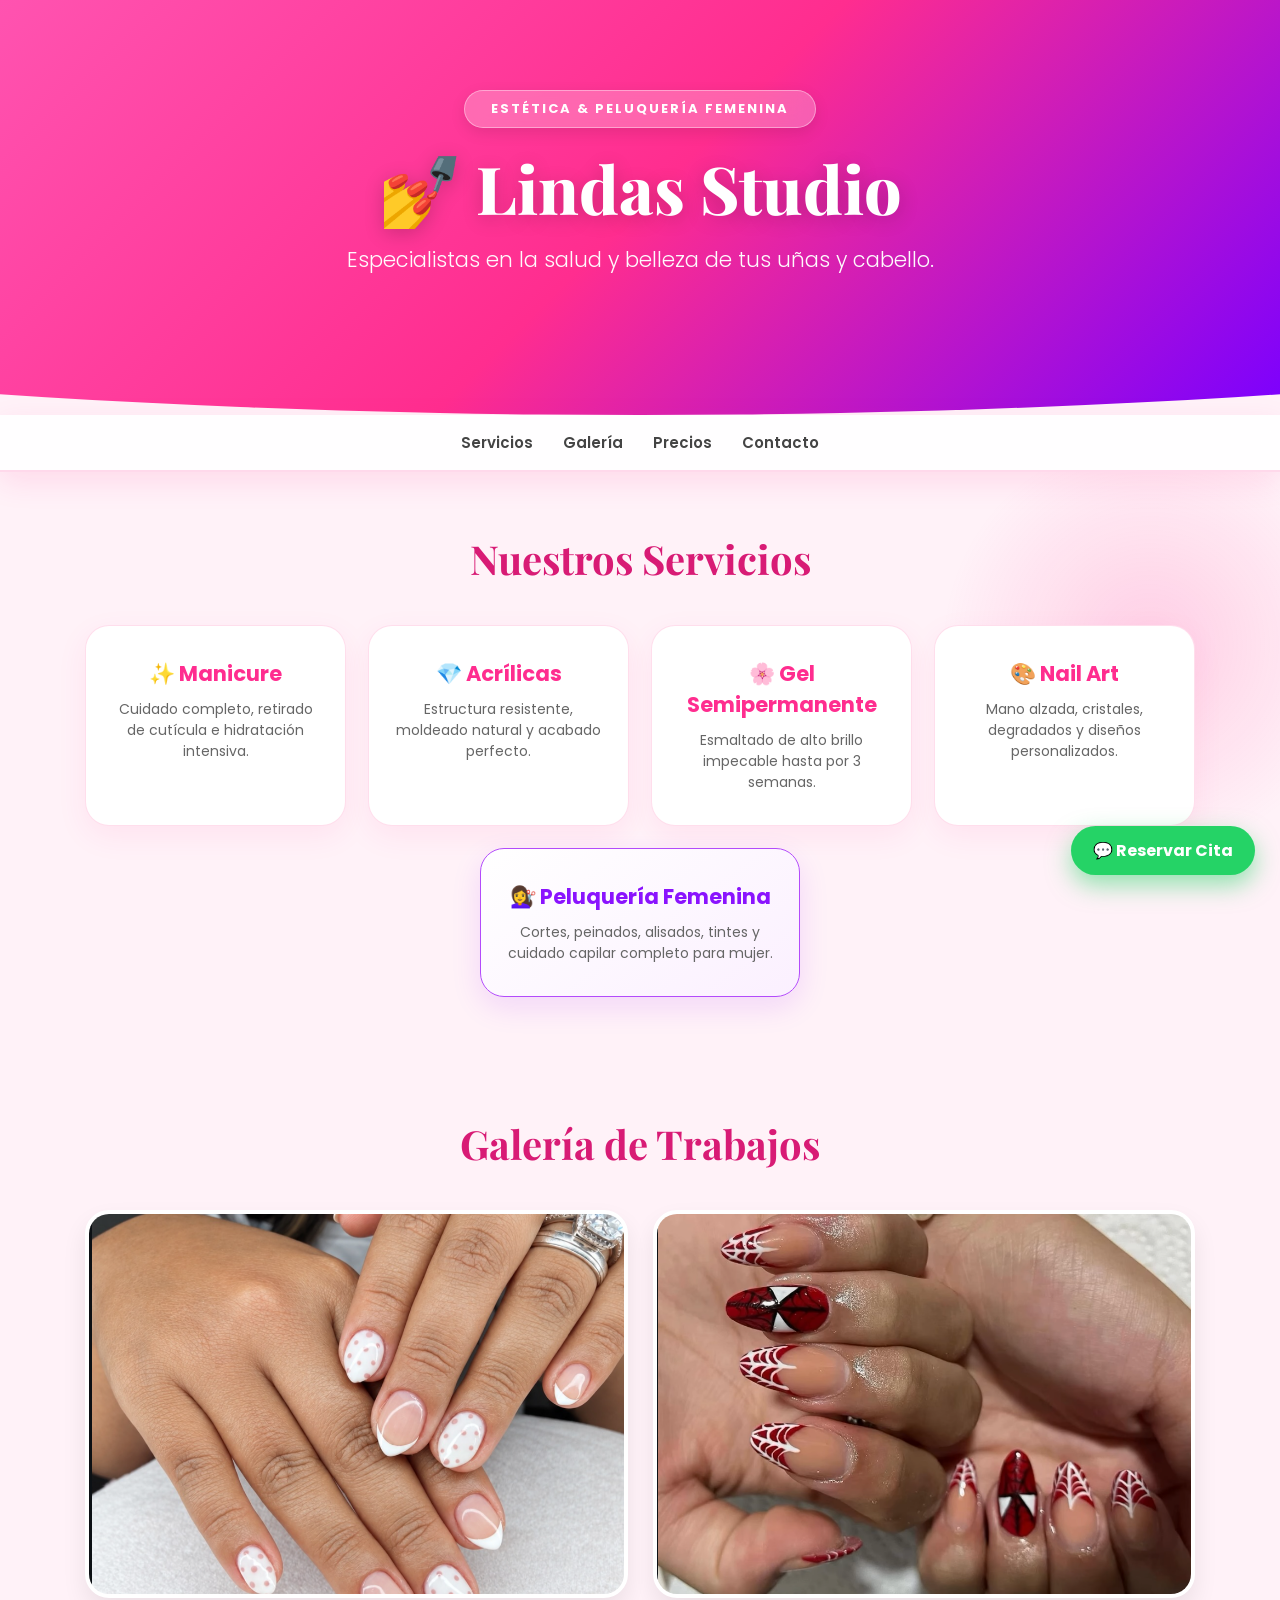
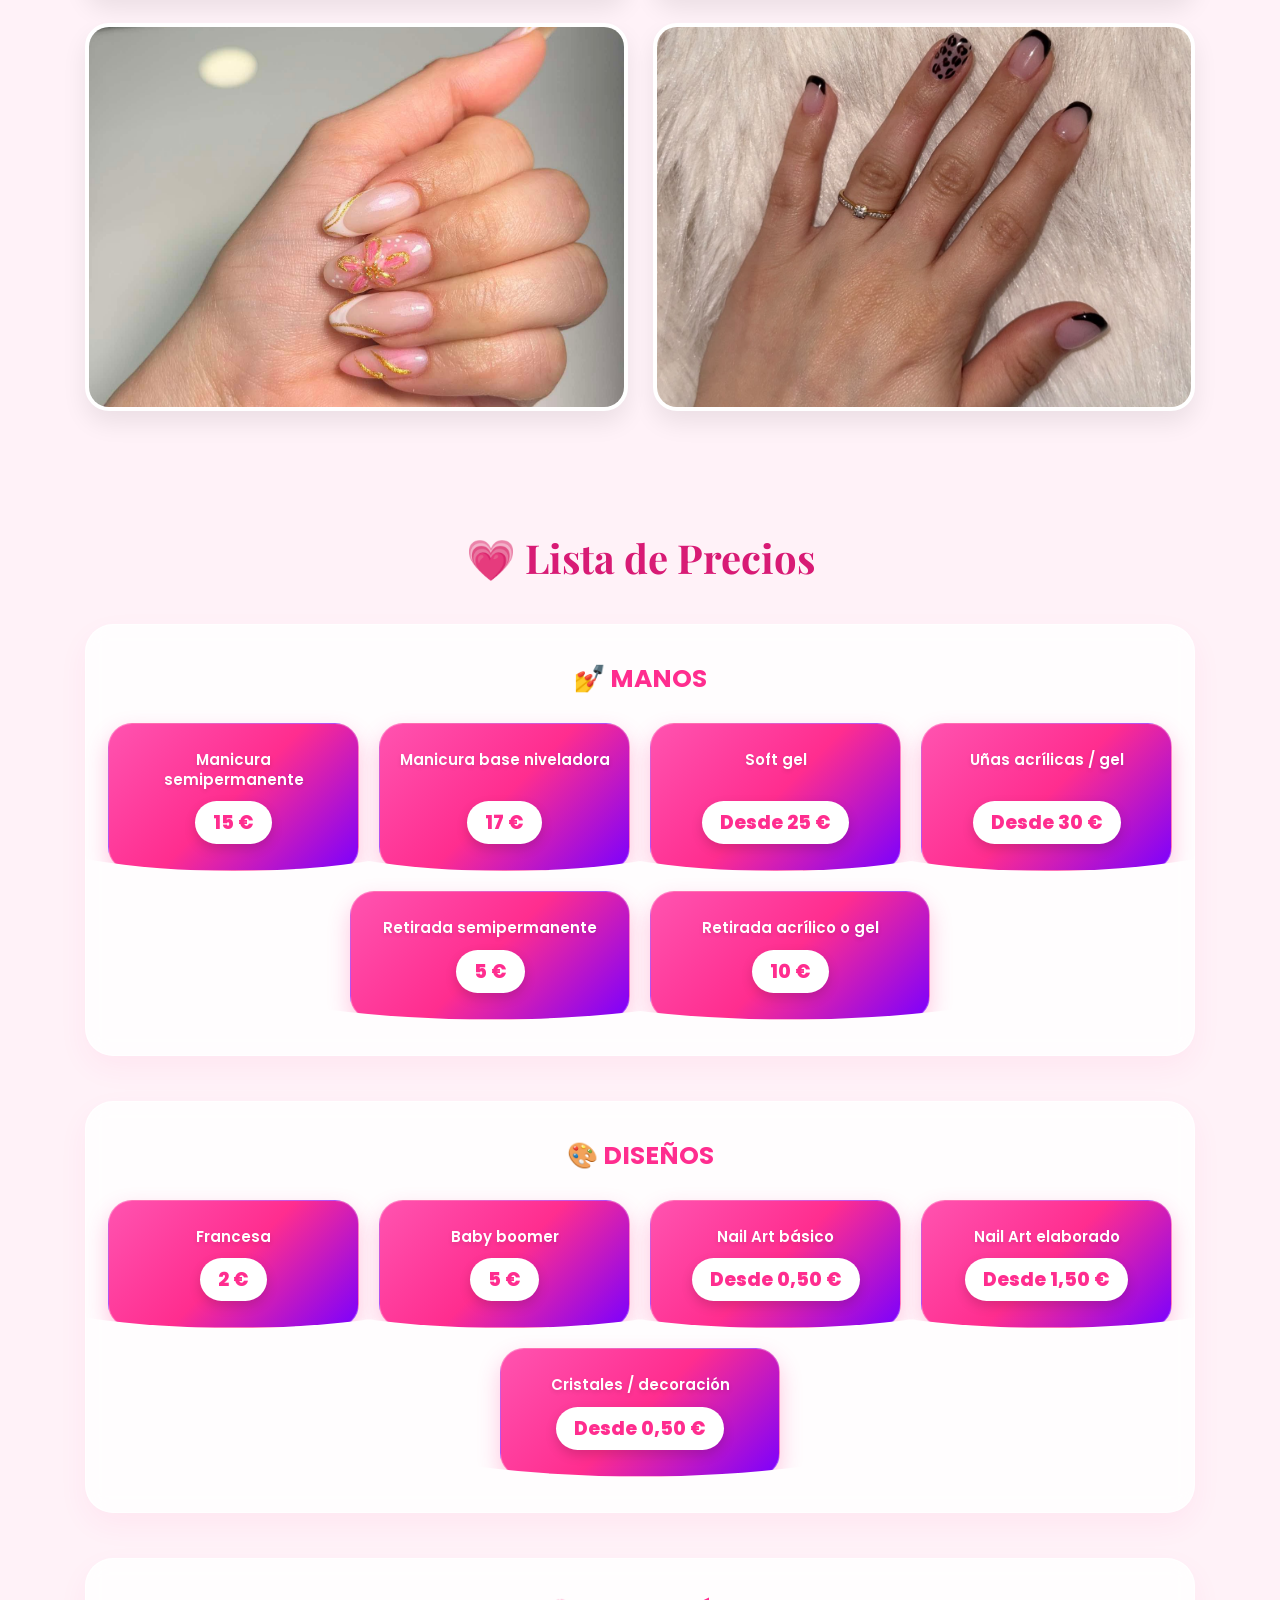
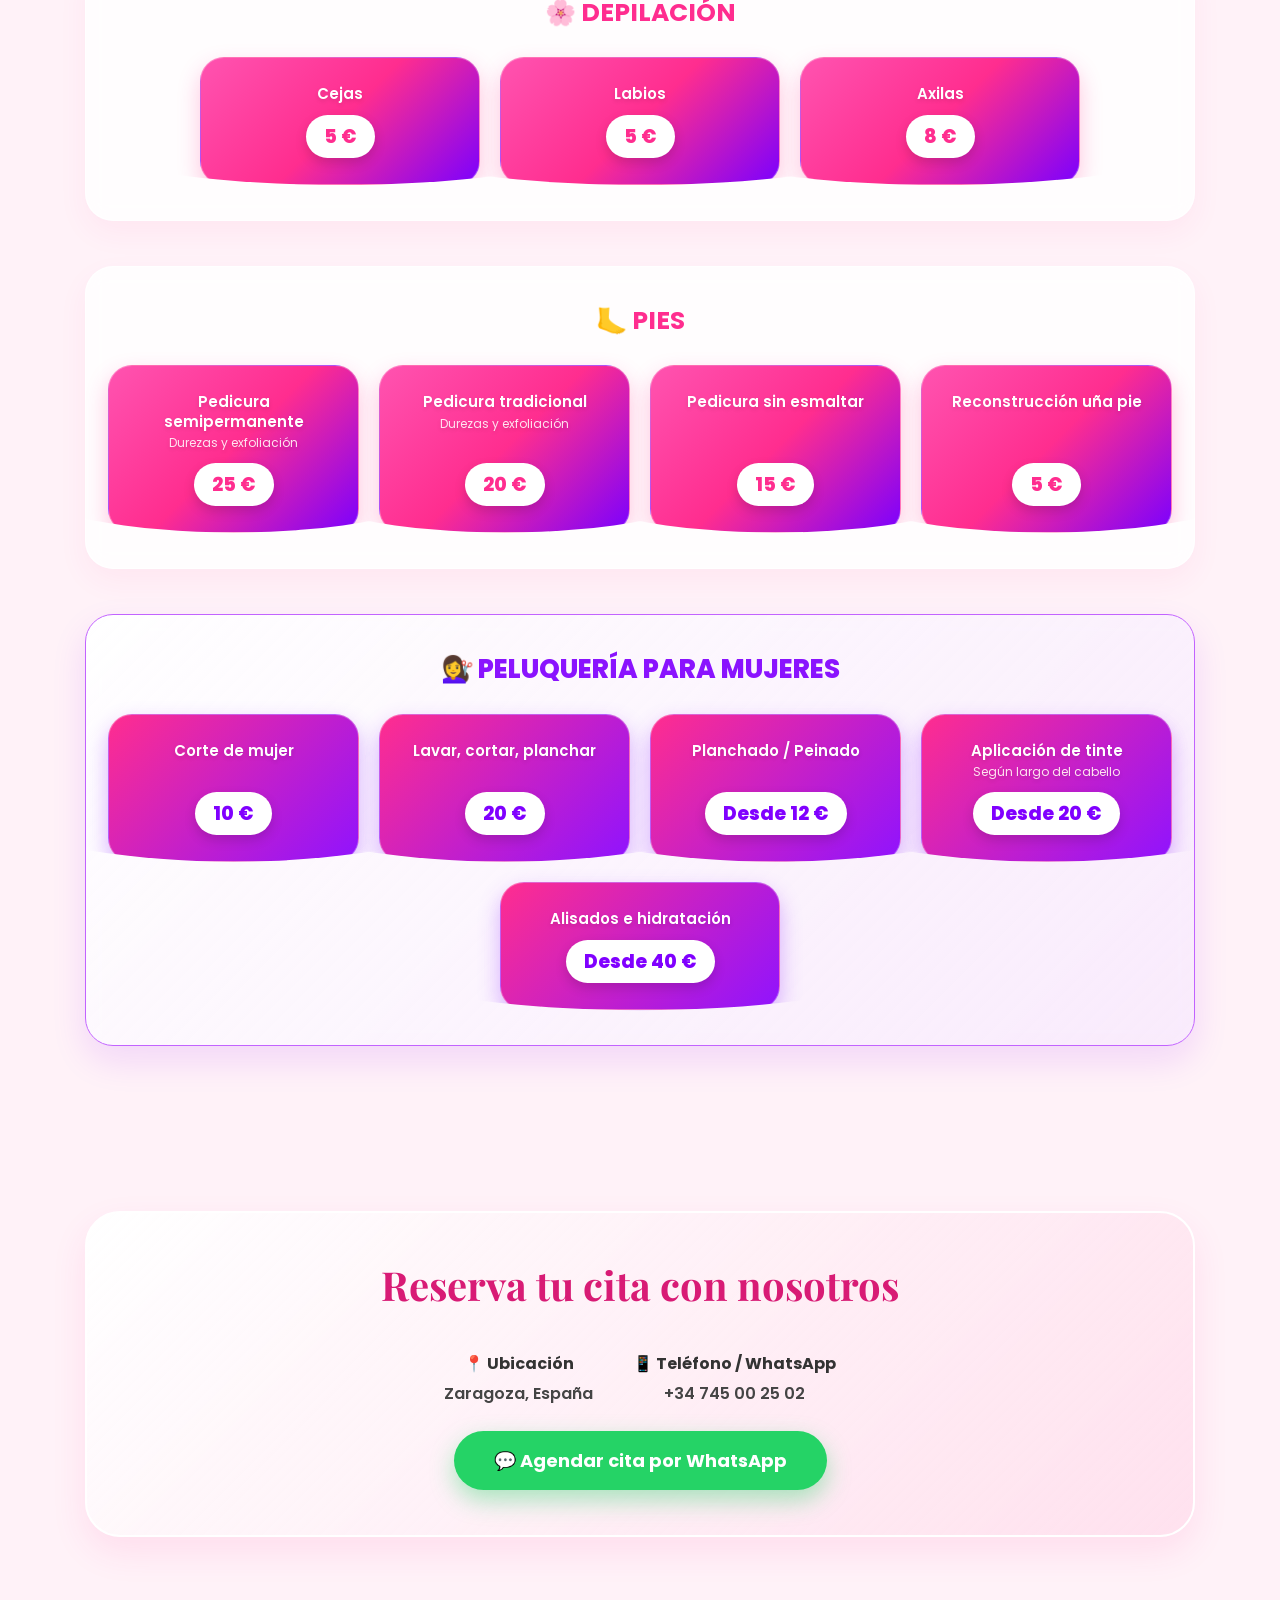
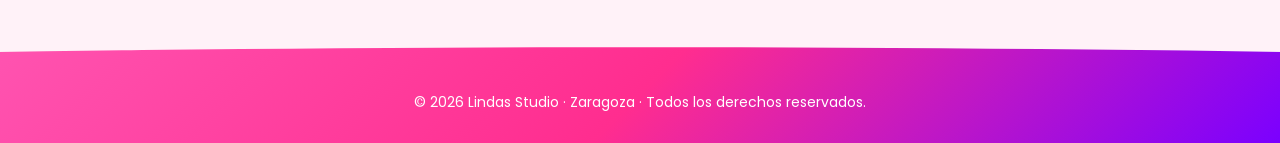
<file: index.html>
<!DOCTYPE html>
<html lang="es">
<head>
<meta charset="UTF-8">
<meta name="viewport" content="width=device-width, initial-scale=1.0">
<title>Lindas Studio | Salón de Uñas & Peluquería Femenina en Zaragoza</title>

<!-- FUENTES GOOGLE FONTS -->
<link rel="preconnect" href="https://fonts.googleapis.com">
<link rel="preconnect" href="https://fonts.gstatic.com" crossorigin>
<link href="https://fonts.googleapis.com/css2?family=Playfair+Display:ital,wght@0,600;0,800;1,600&family=Poppins:wght@300;400;500;600;700&display=swap" rel="stylesheet">

<style>
:root {
    --primary: #ff2d8f;
    --primary-dark: #d81b75;
    --primary-gradient: linear-gradient(135deg, #ff53b0 0%, #ff2d8f 50%, #7b00ff 100%);
    --hair-gradient: linear-gradient(135deg, #ff2d8f 0%, #9013fe 100%);
    --bg-color: #fff2f8;
    --card-bg: #ffffff;
}

*{
    margin:0;
    padding:0;
    box-sizing:border-box;
    font-family: 'Poppins', sans-serif;
    scroll-behavior: smooth;
}

body{
    background: var(--bg-color);
    color: #333;
    overflow-x: hidden;
    position: relative;
}

/* BURBUJAS DE LUZ ANIMADAS EN FONDO */
body::before, body::after {
    content: '';
    position: fixed;
    width: 420px;
    height: 420px;
    border-radius: 50%;
    background: radial-gradient(circle, rgba(255, 45, 143, 0.18) 0%, rgba(255, 255, 255, 0) 70%);
    z-index: -1;
    animation: floatBg 12s infinite alternate ease-in-out;
}
body::before { top: -80px; left: -80px; }
body::after { bottom: 5%; right: -80px; animation-delay: -6s; }

@keyframes floatBg {
    0% { transform: translate(0, 0) scale(1); }
    100% { transform: translate(90px, 90px) scale(1.3); }
}

/* HEADER PREMIUM CON CURVA */
header{
    position: relative;
    background: var(--primary-gradient);
    color: white;
    text-align: center;
    padding: 90px 20px 140px 20px;
    clip-path: ellipse(160% 100% at 50% 0%);
    box-shadow: 0 20px 40px rgba(255, 45, 143, 0.35);
}

.header-badge {
    display: inline-block;
    background: rgba(255, 255, 255, 0.25);
    backdrop-filter: blur(10px);
    padding: 8px 26px;
    border-radius: 30px;
    font-size: 13px;
    font-weight: 700;
    letter-spacing: 2px;
    text-transform: uppercase;
    margin-bottom: 16px;
    border: 1px solid rgba(255, 255, 255, 0.4);
    box-shadow: 0 5px 15px rgba(0,0,0,0.1);
}

header h1{
    font-family: 'Playfair Display', serif;
    font-size: 66px;
    font-weight: 800;
    text-shadow: 0 4px 20px rgba(0,0,0,0.2);
}

header p{
    margin-top: 12px;
    font-size: 21px;
    font-weight: 300;
    opacity: 0.98;
}

/* MENÚ FLOATING Y GLASSMORPHISM */
nav{
    background: rgba(255, 255, 255, 0.92);
    backdrop-filter: blur(15px);
    display: flex;
    justify-content: center;
    gap: 30px;
    padding: 16px;
    box-shadow: 0 10px 30px rgba(255, 45, 143, 0.12);
    position: sticky;
    top: 0;
    z-index: 100;
    border-bottom: 2px solid rgba(255, 180, 215, 0.5);
}

nav a{
    color: #444;
    text-decoration: none;
    font-weight: 600;
    font-size: 15px;
    position: relative;
    transition: all 0.3s;
}

nav a::after {
    content: '';
    position: absolute;
    width: 0%;
    height: 3px;
    bottom: -6px;
    left: 50%;
    transform: translateX(-50%);
    background: var(--primary);
    border-radius: 10px;
    transition: width 0.3s ease;
}

nav a:hover{ color: var(--primary); }
nav a:hover::after { width: 100%; }

/* SECCIONES Y EFECTO SCROLL REVEAL */
section{
    max-width: 1150px;
    margin: auto;
    padding: 60px 20px;
}

h2{
    font-family: 'Playfair Display', serif;
    color: var(--primary-dark);
    text-align: center;
    margin-bottom: 40px;
    font-size: 40px;
    position: relative;
}

/* SERVICIOS CON TARJETAS CENTRADAS */
.tarjetas{
    display: flex;
    flex-wrap: wrap;
    justify-content: center;
    gap: 22px;
}

.tarjeta{
    background: var(--card-bg);
    border-radius: 24px;
    padding: 32px 22px;
    text-align: center;
    box-shadow: 0 10px 30px rgba(255, 45, 143, 0.08);
    border: 1px solid rgba(255, 208, 228, 0.7);
    transition: all 0.4s cubic-bezier(0.175, 0.885, 0.32, 1.275);
    flex: 1 1 220px;
    max-width: 320px;
}

.tarjeta:hover{
    transform: translateY(-8px);
    box-shadow: 0 20px 40px rgba(255, 45, 143, 0.22);
    border-color: var(--primary);
}

.tarjeta.peluqueria-card {
    background: linear-gradient(145deg, #ffffff 0%, #fbf0ff 100%);
    border: 1.5px solid #b34bfb;
    box-shadow: 0 10px 30px rgba(144, 19, 254, 0.12);
}

.tarjeta.peluqueria-card h3 {
    color: #8a13fe;
}

.tarjeta h3{ color: var(--primary); margin-bottom: 10px; font-size: 21px; }
.tarjeta p { color: #666; font-size: 14px; line-height: 1.5; }

/* GALERÍA MODIFICADA A GRID DE 2 COLUMNAS PARA MEJOR VISTA */
.galeria{
    display: grid;
    grid-template-columns: repeat(2, 1fr);
    gap: 25px;
}

.galeria-item {
    overflow: hidden;
    border-radius: 24px;
    box-shadow: 0 12px 25px rgba(0,0,0,0.08);
    border: 4px solid #fff;
    position: relative;
    background: #fff;
}

.galeria img{
    width: 100%;
    height: 380px;
    object-fit: cover;
    display: block;
    transition: transform 0.6s cubic-bezier(0.25, 1, 0.5, 1);
}

.galeria-item:hover img{ transform: scale(1.05); }

/* SECCIÓN PRECIOS ESPECTACULAR */
.categoria{
    margin-bottom: 45px;
    background: rgba(255, 255, 255, 0.85);
    backdrop-filter: blur(10px);
    padding: 35px 22px;
    border-radius: 28px;
    border: 1px solid rgba(255, 255, 255, 0.9);
    box-shadow: 0 12px 30px rgba(255, 45, 143, 0.06);
}

.categoria h3{
    color: var(--primary);
    text-align: center;
    font-size: 25px;
    font-weight: 700;
    margin-bottom: 25px;
}

.categoria.peluqueria-seccion {
    background: linear-gradient(135deg, rgba(255, 255, 255, 0.95) 0%, rgba(245, 230, 255, 0.6) 100%);
    border: 1.5px solid #c263ff;
    box-shadow: 0 15px 35px rgba(144, 19, 254, 0.12);
}

.categoria.peluqueria-seccion h3 {
    color: #8a13fe;
    font-size: 26px;
    font-weight: 800;
}

.lista-precios{
    display: flex;
    flex-wrap: wrap;
    justify-content: center;
    gap: 20px;
}

.precio{
    background: var(--primary-gradient);
    color: white;
    padding: 26px 18px;
    border-radius: 24px;
    text-align: center;
    box-shadow: 0 10px 22px rgba(255, 45, 143, 0.28);
    display: flex;
    flex-direction: column;
    justify-content: space-between;
    align-items: center;
    position: relative;
    overflow: hidden;
    clip-path: ellipse(150% 100% at 50% 0%);
    transition: all 0.4s cubic-bezier(0.175, 0.885, 0.32, 1.275);
    border: 1px solid rgba(255, 255, 255, 0.3);
    flex: 1 1 200px;
    max-width: 280px;
}

.precio::before {
    content: '';
    position: absolute;
    top: 0; left: -100%;
    width: 100%; height: 100%;
    background: linear-gradient(90deg, transparent, rgba(255, 255, 255, 0.35), transparent);
    transition: left 0.6s;
}

.precio:hover::before { left: 100%; }

.precio:hover{
    transform: translateY(-8px) scale(1.03);
    box-shadow: 0 18px 36px rgba(255, 45, 143, 0.45);
}

.precio.hair-card {
    background: var(--hair-gradient);
    box-shadow: 0 10px 22px rgba(123, 0, 255, 0.3);
}

.precio.hair-card:hover {
    box-shadow: 0 18px 38px rgba(123, 0, 255, 0.5);
}

.precio.hair-card .cantidad {
    color: #8000ff;
}

.precio .nombre{
    color: #ffffff;
    font-weight: 600;
    font-size: 15px;
    line-height: 1.3;
    margin-bottom: 12px;
    text-shadow: 0 2px 4px rgba(0,0,0,0.12);
}

.precio .nombre small{
    display: block;
    color: #ffe3f0;
    font-size: 12px;
    font-weight: 400;
    margin-top: 4px;
}

.precio .cantidad{
    color: #ff2d8f;
    font-size: 19px;
    font-weight: 800;
    background: #ffffff;
    padding: 7px 18px;
    border-radius: 50px;
    box-shadow: 0 5px 12px rgba(0, 0, 0, 0.15);
}

/* CONTACTO */
.contacto-container {
    background: linear-gradient(135deg, rgba(255,255,255,0.98) 0%, rgba(255,208,228,0.5) 100%);
    border-radius: 35px;
    padding: 45px 25px;
    border: 2px solid #fff;
    box-shadow: 0 15px 35px rgba(255, 45, 143, 0.1);
}

.contacto-info {
    display: flex;
    justify-content: center;
    gap: 40px;
    flex-wrap: wrap;
    text-align: center;
    margin-bottom: 25px;
}

.contacto-info p { font-weight: 600; color: #444; margin-top: 5px; }

.boton{
    display: inline-block;
    padding: 16px 40px;
    background: #25D366;
    color: white;
    text-decoration: none;
    border-radius: 50px;
    font-weight: 700;
    font-size: 18px;
    box-shadow: 0 10px 25px rgba(37, 211, 102, 0.4);
    transition: all 0.3s ease;
}

.boton:hover{
    transform: translateY(-3px) scale(1.04);
    box-shadow: 0 15px 32px rgba(37, 211, 102, 0.55);
    background: #1eb956;
}

/* BOTÓN FLOTANTE WHATSAPP */
.float-whatsapp {
    position: fixed;
    bottom: 25px;
    right: 25px;
    background: #25D366;
    color: white;
    border-radius: 50px;
    padding: 12px 22px;
    font-weight: bold;
    text-decoration: none;
    box-shadow: 0 10px 25px rgba(37, 211, 102, 0.5);
    z-index: 1000;
    display: flex;
    align-items: center;
    gap: 8px;
    transition: all 0.3s ease;
}

.float-whatsapp:hover {
    transform: scale(1.08);
    background: #20bd5a;
}

/* FOOTER */
footer{
    background: var(--primary-gradient);
    color: white;
    text-align: center;
    padding: 45px 20px 30px;
    margin-top: 50px;
    clip-path: ellipse(160% 100% at 50% 100%);
    font-size: 14px;
}

@media(max-width:700px){
    header h1{ font-size: 44px; }
    nav{ gap: 12px; flex-wrap: wrap; padding: 12px; }
    nav a{ font-size: 13px; }
    .galeria{ grid-template-columns: 1fr; }
    .galeria img{ height: 320px; }
    .precio, .tarjeta { max-width: 100%; flex: 1 1 100%; }
}
</style>
</head>

<body>

<!-- BOTÓN FLOTANTE SIEMPRE VISIBLE -->
<a href="https://wa.me/34745002502?text=Hola%20Lindas%20Studio%2C%20quiero%20reservar%20una%20cita." class="float-whatsapp" target="_blank">
    💬 Reservar Cita
</a>

<header>
    <span class="header-badge">Estética & Peluquería Femenina</span>
    <h1>💅 Lindas Studio</h1>
    <p>Especialistas en la salud y belleza de tus uñas y cabello.</p>
</header>

<nav>
    <a href="#servicios">Servicios</a>
    <a href="#galeria">Galería</a>
    <a href="#precios">Precios</a>
    <a href="#contacto">Contacto</a>
</nav>

<!-- SERVICIOS -->
<section id="servicios">
    <h2>Nuestros Servicios</h2>
    <div class="tarjetas">
        <div class="tarjeta">
            <h3>✨ Manicure</h3>
            <p>Cuidado completo, retirado de cutícula e hidratación intensiva.</p>
        </div>
        <div class="tarjeta">
            <h3>💎 Acrílicas</h3>
            <p>Estructura resistente, moldeado natural y acabado perfecto.</p>
        </div>
        <div class="tarjeta">
            <h3>🌸 Gel Semipermanente</h3>
            <p>Esmaltado de alto brillo impecable hasta por 3 semanas.</p>
        </div>
        <div class="tarjeta">
            <h3>🎨 Nail Art</h3>
            <p>Mano alzada, cristales, degradados y diseños personalizados.</p>
        </div>
        <div class="tarjeta peluqueria-card">
            <h3>💇‍♀️ Peluquería Femenina</h3>
            <p>Cortes, peinados, alisados, tintes y cuidado capilar completo para mujer.</p>
        </div>
    </div>
</section>

<!-- GALERÍA -->
<section id="galeria">
    <h2>Galería de Trabajos</h2>
    <div class="galeria">
        <div class="galeria-item">
            <img src="1lindas.PNG" alt="Diseño manicura francesa con lunares">
        </div>
        <div class="galeria-item">
            <img src="2linadas.PNG" alt="Nail art con diseño telaraña y tonos rojos">
        </div>
        <div class="galeria-item">
            <img src="3linadas.PNG" alt="Esmaltado tono rosado satinado con brillo">
        </div>
        <div class="galeria-item">
            <img src="4linadas.PNG" alt="Manicura francesa negra y detalle animal print">
        </div>
    </div>
</section>

<!-- PRECIOS -->
<section id="precios">
    <h2>💗 Lista de Precios</h2>

    <div class="categoria">
        <h3>💅 MANOS</h3>
        <div class="lista-precios">
            <div class="precio">
                <div class="nombre">Manicura semipermanente</div>
                <div class="cantidad">15 €</div>
            </div>
            <div class="precio">
                <div class="nombre">Manicura base niveladora</div>
                <div class="cantidad">17 €</div>
            </div>
            <div class="precio">
                <div class="nombre">Soft gel</div>
                <div class="cantidad">Desde 25 €</div>
            </div>
            <div class="precio">
                <div class="nombre">Uñas acrílicas / gel</div>
                <div class="cantidad">Desde 30 €</div>
            </div>
            <div class="precio">
                <div class="nombre">Retirada semipermanente</div>
                <div class="cantidad">5 €</div>
            </div>
            <div class="precio">
                <div class="nombre">Retirada acrílico o gel</div>
                <div class="cantidad">10 €</div>
            </div>
        </div>
    </div>

    <div class="categoria">
        <h3>🎨 DISEÑOS</h3>
        <div class="lista-precios">
            <div class="precio">
                <div class="nombre">Francesa</div>
                <div class="cantidad">2 €</div>
            </div>
            <div class="precio">
                <div class="nombre">Baby boomer</div>
                <div class="cantidad">5 €</div>
            </div>
            <div class="precio">
                <div class="nombre">Nail Art básico</div>
                <div class="cantidad">Desde 0,50 €</div>
            </div>
            <div class="precio">
                <div class="nombre">Nail Art elaborado</div>
                <div class="cantidad">Desde 1,50 €</div>
            </div>
            <div class="precio">
                <div class="nombre">Cristales / decoración</div>
                <div class="cantidad">Desde 0,50 €</div>
            </div>
        </div>
    </div>

    <div class="categoria">
        <h3>🌸 DEPILACIÓN</h3>
        <div class="lista-precios">
            <div class="precio">
                <div class="nombre">Cejas</div>
                <div class="cantidad">5 €</div>
            </div>
            <div class="precio">
                <div class="nombre">Labios</div>
                <div class="cantidad">5 €</div>
            </div>
            <div class="precio">
                <div class="nombre">Axilas</div>
                <div class="cantidad">8 €</div>
            </div>
        </div>
    </div>

    <div class="categoria">
        <h3>🦶 PIES</h3>
        <div class="lista-precios">
            <div class="precio">
                <div class="nombre">Pedicura semipermanente<small>Durezas y exfoliación</small></div>
                <div class="cantidad">25 €</div>
            </div>
            <div class="precio">
                <div class="nombre">Pedicura tradicional<small>Durezas y exfoliación</small></div>
                <div class="cantidad">20 €</div>
            </div>
            <div class="precio">
                <div class="nombre">Pedicura sin esmaltar</div>
                <div class="cantidad">15 €</div>
            </div>
            <div class="precio">
                <div class="nombre">Reconstrucción uña pie</div>
                <div class="cantidad">5 €</div>
            </div>
        </div>
    </div>

    <div class="categoria peluqueria-seccion">
        <h3>💇‍♀️ PELUQUERÍA PARA MUJERES</h3>
        <div class="lista-precios">
            <div class="precio hair-card">
                <div class="nombre">Corte de mujer</div>
                <div class="cantidad">10 €</div>
            </div>
            <div class="precio hair-card">
                <div class="nombre">Lavar, cortar, planchar</div>
                <div class="cantidad">20 €</div>
            </div>
            <div class="precio hair-card">
                <div class="nombre">Planchado / Peinado</div>
                <div class="cantidad">Desde 12 €</div>
            </div>
            <div class="precio hair-card">
                <div class="nombre">Aplicación de tinte<small>Según largo del cabello</small></div>
                <div class="cantidad">Desde 20 €</div>
            </div>
            <div class="precio hair-card">
                <div class="nombre">Alisados e hidratación</div>
                <div class="cantidad">Desde 40 €</div>
            </div>
        </div>
    </div>
</section>

<!-- CONTACTO -->
<section id="contacto">
    <div class="contacto-container">
        <h2>Reserva tu cita con nosotros</h2>
        <div class="contacto-info">
            <div>
                <strong>📍 Ubicación</strong>
                <p>Zaragoza, España</p>
            </div>
            <div>
                <strong>📱 Teléfono / WhatsApp</strong>
                <p>+34 745 00 25 02</p>
            </div>
        </div>
        <div style="text-align: center;">
            <a class="boton" href="https://wa.me/34745002502?text=Hola%20Lindas%20Studio%2C%20quiero%20reservar%20una%20cita." target="_blank">
                💬 Agendar cita por WhatsApp
            </a>
        </div>
    </div>
</section>

<footer>
    © 2026 Lindas Studio · Zaragoza · Todos los derechos reservados.
</footer>

</body>
</html>
</file>
